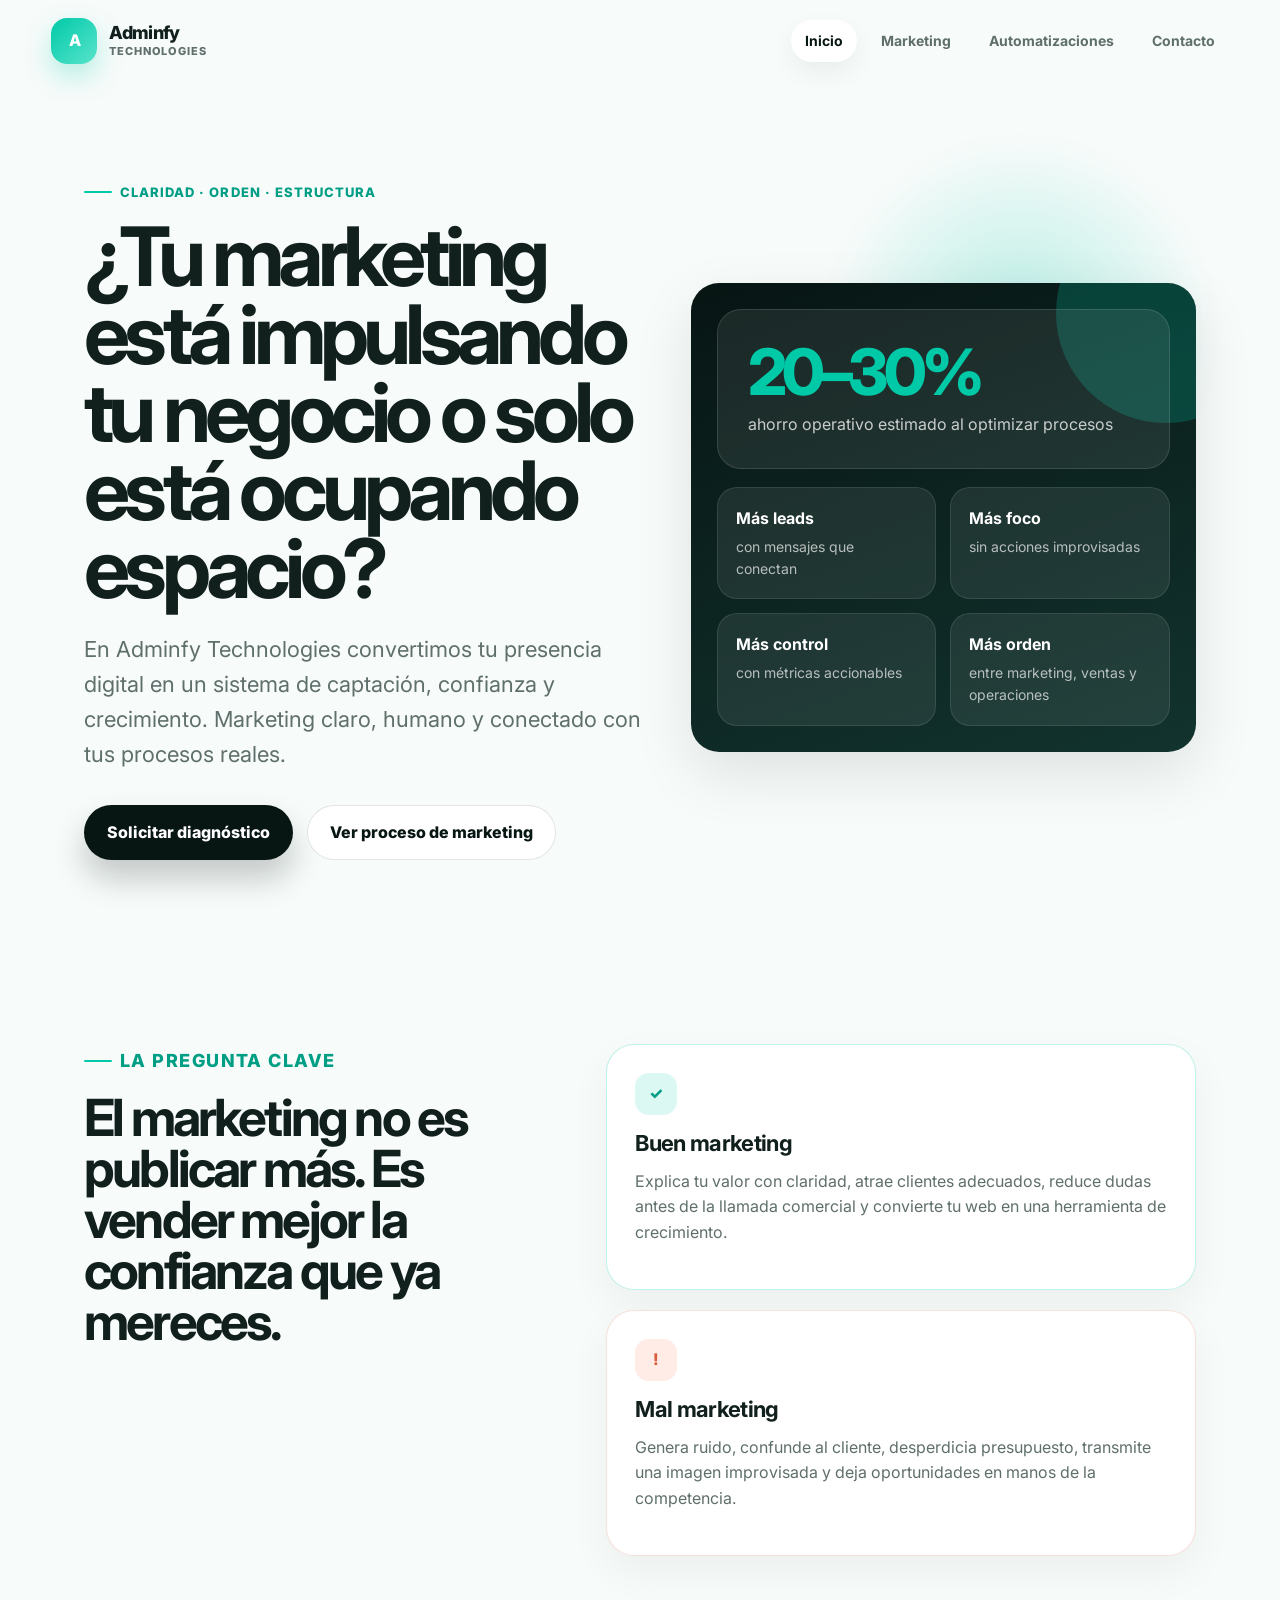
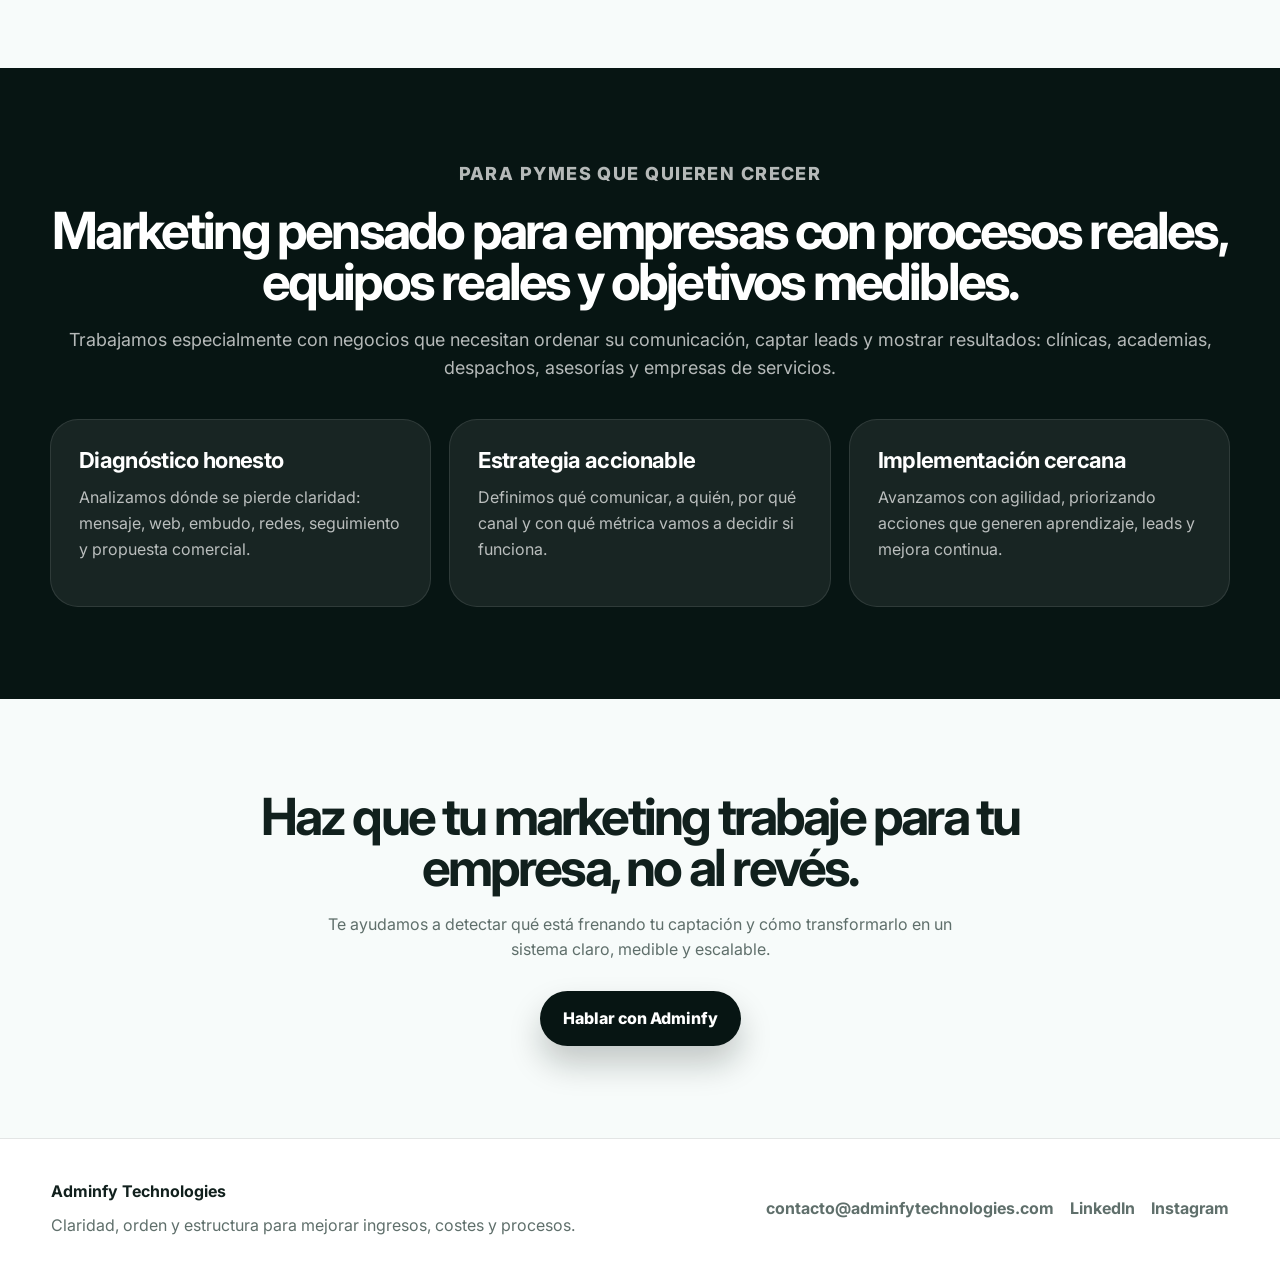
<file: index.html>
<!DOCTYPE html>
<html lang="es">
<head>
  <meta charset="UTF-8" />
  <meta name="viewport" content="width=device-width, initial-scale=1.0" />
  <title>Adminfy Technologies | Marketing, claridad y crecimiento empresarial</title>
  <meta name="description" content="Adminfy Technologies ayuda a pymes en crecimiento a ganar claridad, orden y estructura mediante marketing estratégico, automatizaciones e inteligencia aplicada al negocio." />
  <link rel="preconnect" href="https://fonts.googleapis.com">
  <link rel="preconnect" href="https://fonts.gstatic.com" crossorigin>
  <link href="https://fonts.googleapis.com/css2?family=Inter:wght@400;500;600;700;800&display=swap" rel="stylesheet">
  <link rel="stylesheet" href="css/styles.css" />
</head>
<body>
  <header class="site-header" data-header>
    <a class="brand" href="index.html" aria-label="Inicio Adminfy Technologies">
      <span class="brand-mark">A</span>
      <span class="brand-text">Adminfy<br><small>Technologies</small></span>
    </a>
    <button class="nav-toggle" data-nav-toggle aria-label="Abrir menú">☰</button>
    <nav class="main-nav" data-nav>
      <a href="index.html" class="active">Inicio</a>
      <a href="marketing.html">Marketing</a>
      <a href="automatizaciones.html">Automatizaciones</a>
      <a href="contacto.html">Contacto</a>
    </nav>
  </header>

  <main>
    <section class="hero section-pad">
      <div class="hero-copy reveal">
        <p class="eyebrow">Claridad · Orden · Estructura</p>
        <h1>¿Tu marketing está impulsando tu negocio o solo está ocupando espacio?</h1>
        <p class="hero-lead">En Adminfy Technologies convertimos tu presencia digital en un sistema de captación, confianza y crecimiento. Marketing claro, humano y conectado con tus procesos reales.</p>
        <div class="hero-actions">
          <a class="btn btn-primary" href="contacto.html">Solicitar diagnóstico</a>
          <a class="btn btn-secondary" href="marketing.html">Ver proceso de marketing</a>
        </div>
      </div>
      <div class="hero-panel reveal" aria-label="Resumen de impacto">
        <div class="metric-card main-metric">
          <span class="metric-number">20–30%</span>
          <span class="metric-label">ahorro operativo estimado al optimizar procesos</span>
        </div>
        <div class="mini-grid">
          <div><strong>Más leads</strong><span>con mensajes que conectan</span></div>
          <div><strong>Más foco</strong><span>sin acciones improvisadas</span></div>
          <div><strong>Más control</strong><span>con métricas accionables</span></div>
          <div><strong>Más orden</strong><span>entre marketing, ventas y operaciones</span></div>
        </div>
      </div>
    </section>

    <section class="section-pad split-section">
      <div class="section-heading reveal">
        <p class="eyebrow">La pregunta clave</p>
        <h2>El marketing no es publicar más. Es vender mejor la confianza que ya mereces.</h2>
      </div>
      <div class="comparison-grid reveal">
        <article class="comparison-card good">
          <span class="card-icon">✓</span>
          <h3>Buen marketing</h3>
          <p>Explica tu valor con claridad, atrae clientes adecuados, reduce dudas antes de la llamada comercial y convierte tu web en una herramienta de crecimiento.</p>
        </article>
        <article class="comparison-card bad">
          <span class="card-icon">!</span>
          <h3>Mal marketing</h3>
          <p>Genera ruido, confunde al cliente, desperdicia presupuesto, transmite una imagen improvisada y deja oportunidades en manos de la competencia.</p>
        </article>
      </div>
    </section>

    <section class="section-pad dark-band">
      <div class="section-heading centered reveal">
        <p class="eyebrow">Para pymes que quieren crecer</p>
        <h2>Marketing pensado para empresas con procesos reales, equipos reales y objetivos medibles.</h2>
        <p>Trabajamos especialmente con negocios que necesitan ordenar su comunicación, captar leads y mostrar resultados: clínicas, academias, despachos, asesorías y empresas de servicios.</p>
      </div>
      <div class="cards-3 reveal">
        <article class="feature-card">
          <h3>Diagnóstico honesto</h3>
          <p>Analizamos dónde se pierde claridad: mensaje, web, embudo, redes, seguimiento y propuesta comercial.</p>
        </article>
        <article class="feature-card">
          <h3>Estrategia accionable</h3>
          <p>Definimos qué comunicar, a quién, por qué canal y con qué métrica vamos a decidir si funciona.</p>
        </article>
        <article class="feature-card">
          <h3>Implementación cercana</h3>
          <p>Avanzamos con agilidad, priorizando acciones que generen aprendizaje, leads y mejora continua.</p>
        </article>
      </div>
    </section>

    <section class="section-pad cta-section reveal">
      <h2>Haz que tu marketing trabaje para tu empresa, no al revés.</h2>
      <p>Te ayudamos a detectar qué está frenando tu captación y cómo transformarlo en un sistema claro, medible y escalable.</p>
      <a class="btn btn-primary" href="contacto.html">Hablar con Adminfy</a>
    </section>
  </main>

  <footer class="site-footer">
    <div>
      <strong>Adminfy Technologies</strong>
      <p>Claridad, orden y estructura para mejorar ingresos, costes y procesos.</p>
    </div>
    <div class="footer-links">
      <a href="mailto:contacto@adminfytechnologies.com">contacto@adminfytechnologies.com</a>
      <a href="https://www.linkedin.com/company/adminfy/" target="_blank" rel="noopener">LinkedIn</a>
      <a href="https://www.instagram.com/adminfytechnologies?igsh=MWVpcm9pZWliNTd4ZA==" target="_blank" rel="noopener">Instagram</a>
    </div>
  </footer>
  <script src="js/main.js"></script>
</body>
</html>
</file>
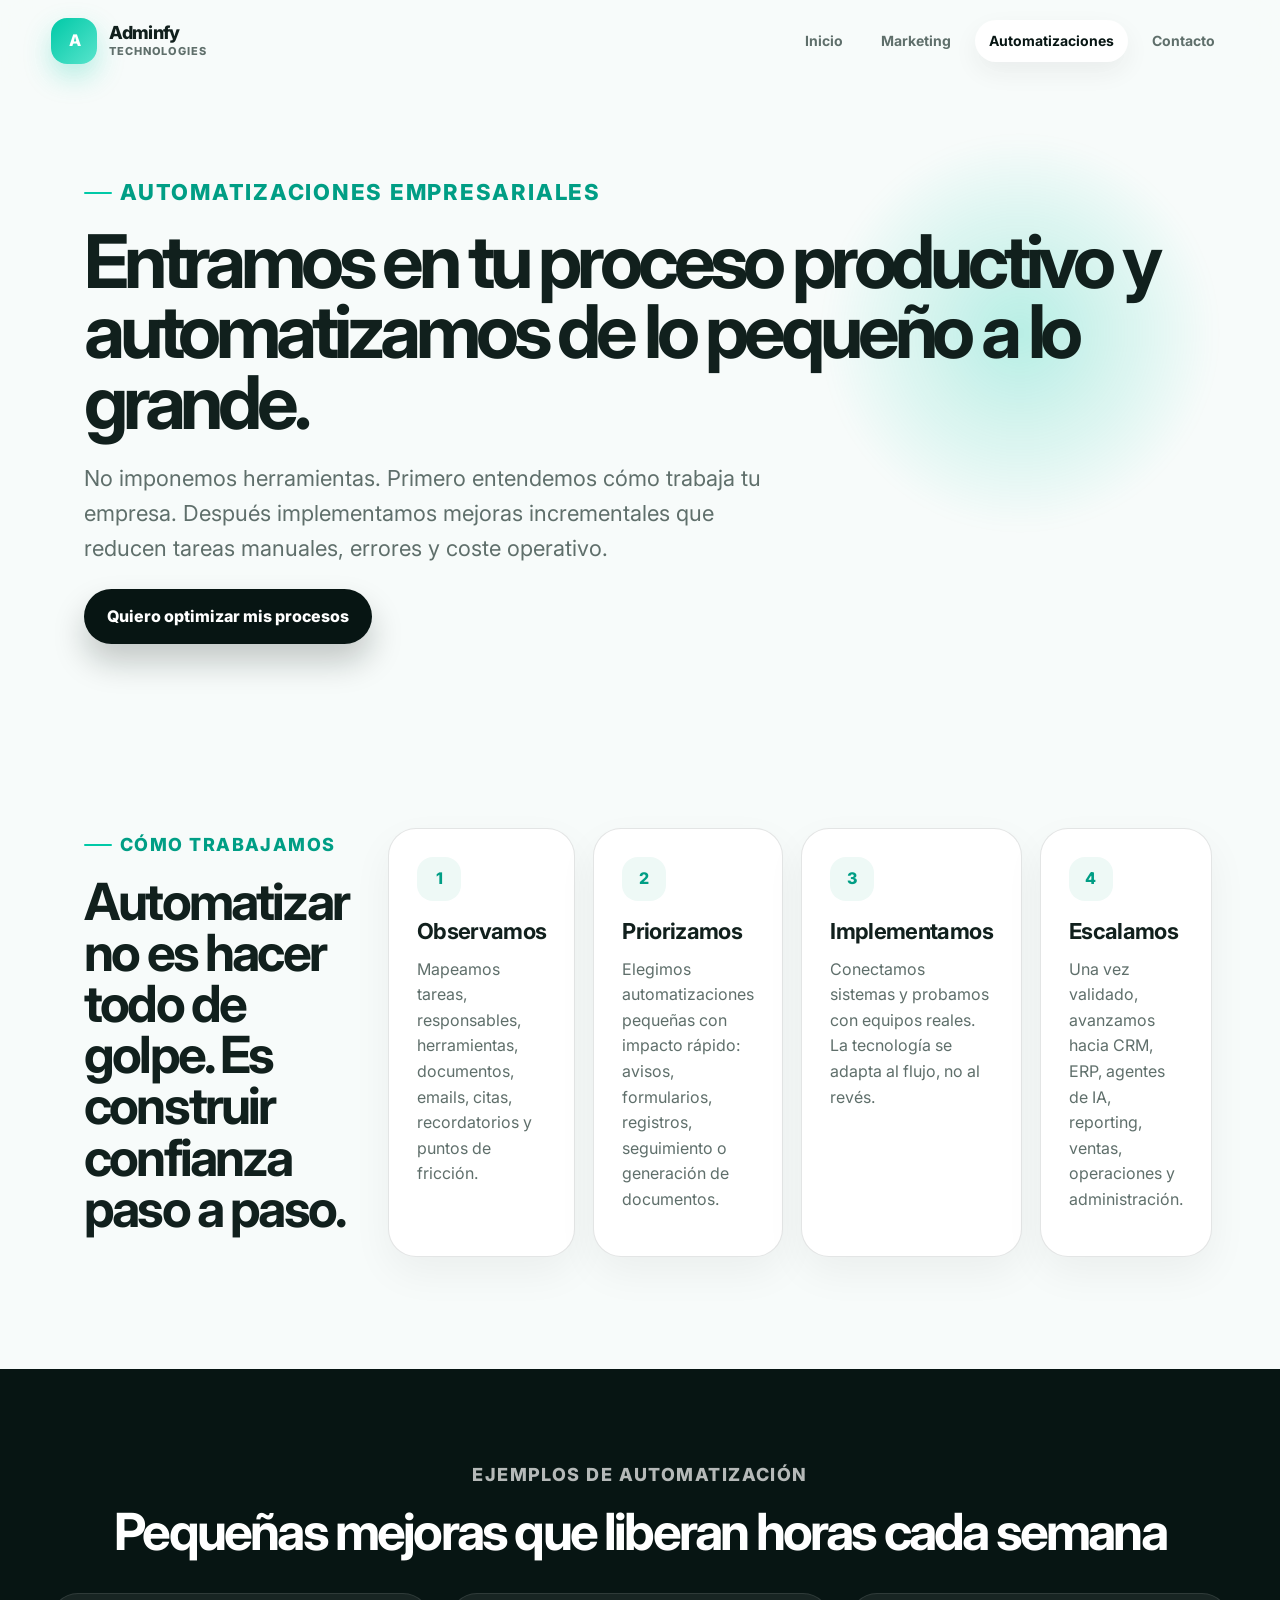
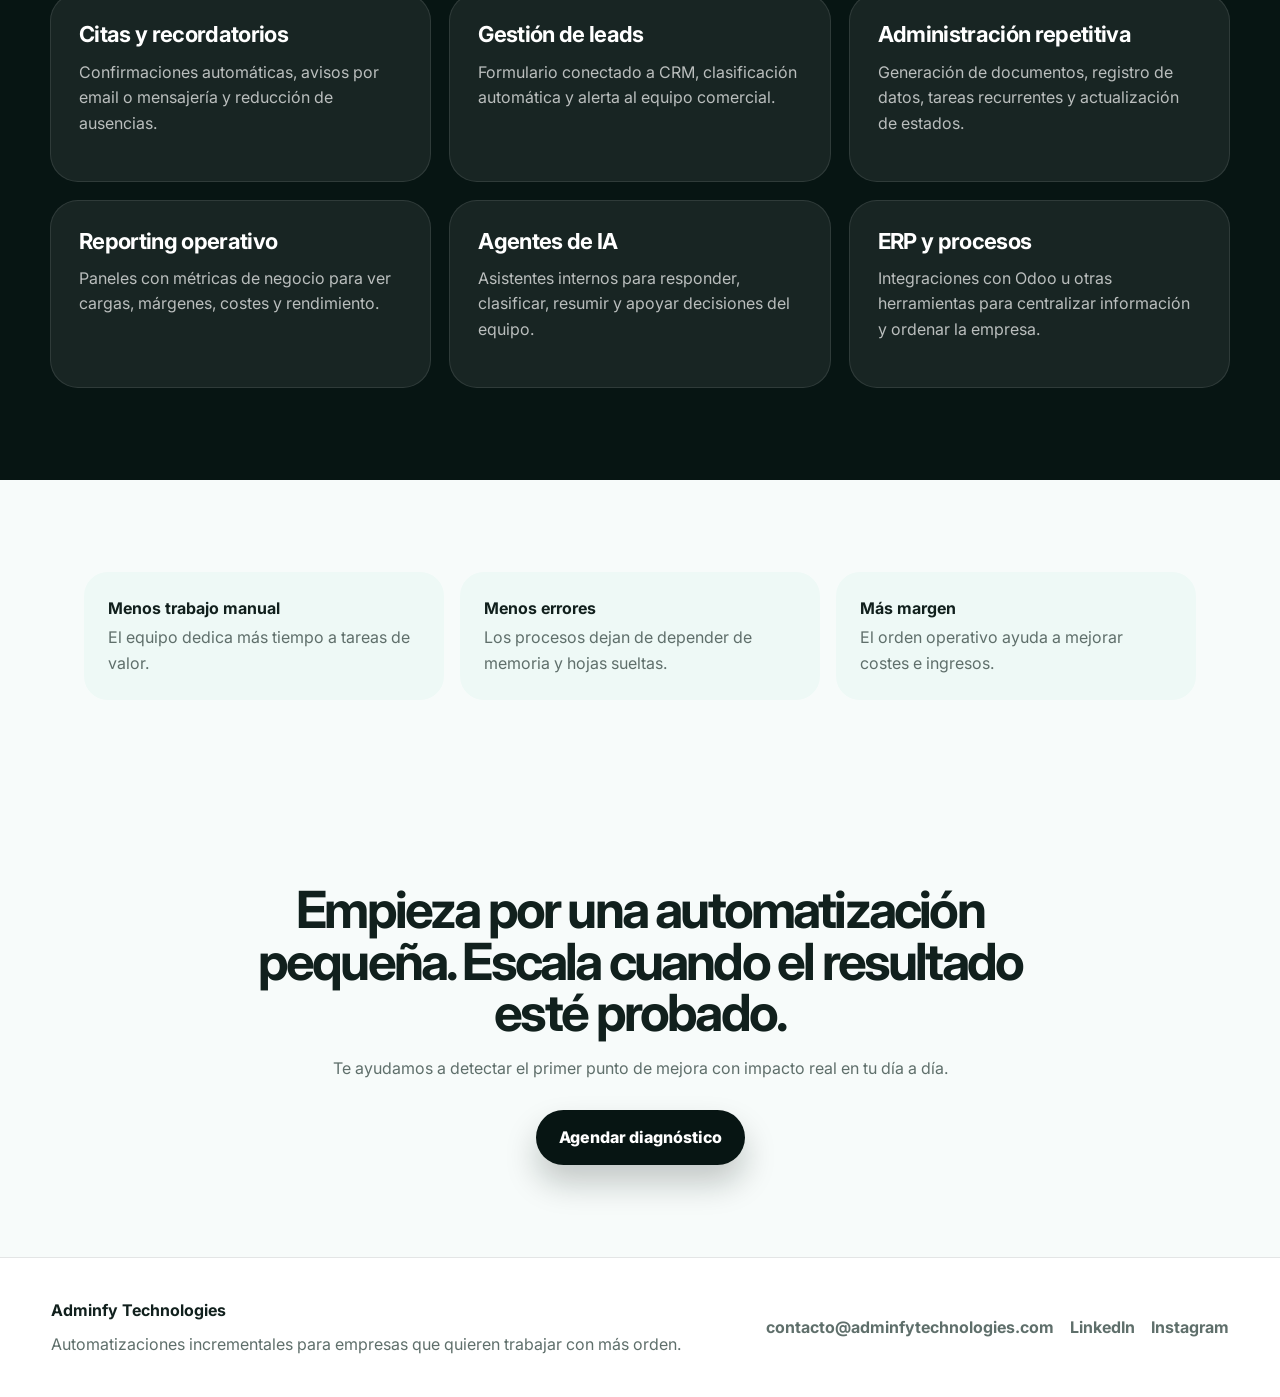
<file: automatizaciones.html>
<!DOCTYPE html>
<html lang="es">
<head>
  <meta charset="UTF-8" />
  <meta name="viewport" content="width=device-width, initial-scale=1.0" />
  <title>Automatizaciones | Adminfy Technologies</title>
  <meta name="description" content="Automatizaciones empresariales de Adminfy Technologies: análisis de procesos, implementación incremental, IA, ERP, CRM y mejora operativa." />
  <link rel="preconnect" href="https://fonts.googleapis.com">
  <link rel="preconnect" href="https://fonts.gstatic.com" crossorigin>
  <link href="https://fonts.googleapis.com/css2?family=Inter:wght@400;500;600;700;800&display=swap" rel="stylesheet">
  <link rel="stylesheet" href="css/styles.css" />
</head>
<body>
  <header class="site-header" data-header>
    <a class="brand" href="index.html"><span class="brand-mark">A</span><span class="brand-text">Adminfy<br><small>Technologies</small></span></a>
    <button class="nav-toggle" data-nav-toggle aria-label="Abrir menú">☰</button>
    <nav class="main-nav" data-nav>
      <a href="index.html">Inicio</a><a href="marketing.html">Marketing</a><a href="automatizaciones.html" class="active">Automatizaciones</a><a href="contacto.html">Contacto</a>
    </nav>
  </header>

  <main>
    <section class="page-hero automation-hero section-pad reveal">
      <p class="eyebrow">Automatizaciones empresariales</p>
      <h1>Entramos en tu proceso productivo y automatizamos de lo pequeño a lo grande.</h1>
      <p>No imponemos herramientas. Primero entendemos cómo trabaja tu empresa. Después implementamos mejoras incrementales que reducen tareas manuales, errores y coste operativo.</p>
      <a class="btn btn-primary" href="contacto.html">Quiero optimizar mis procesos</a>
    </section>

    <section class="section-pad split-section">
      <div class="section-heading reveal">
        <p class="eyebrow">Cómo trabajamos</p>
        <h2>Automatizar no es hacer todo de golpe. Es construir confianza paso a paso.</h2>
      </div>
      <div class="incremental-grid reveal">
        <article><span>1</span><h3>Observamos</h3><p>Mapeamos tareas, responsables, herramientas, documentos, emails, citas, recordatorios y puntos de fricción.</p></article>
        <article><span>2</span><h3>Priorizamos</h3><p>Elegimos automatizaciones pequeñas con impacto rápido: avisos, formularios, registros, seguimiento o generación de documentos.</p></article>
        <article><span>3</span><h3>Implementamos</h3><p>Conectamos sistemas y probamos con equipos reales. La tecnología se adapta al flujo, no al revés.</p></article>
        <article><span>4</span><h3>Escalamos</h3><p>Una vez validado, avanzamos hacia CRM, ERP, agentes de IA, reporting, ventas, operaciones y administración.</p></article>
      </div>
    </section>

    <section class="section-pad dark-band">
      <div class="section-heading centered reveal">
        <p class="eyebrow">Ejemplos de automatización</p>
        <h2>Pequeñas mejoras que liberan horas cada semana</h2>
      </div>
      <div class="cards-3 reveal">
        <article class="feature-card"><h3>Citas y recordatorios</h3><p>Confirmaciones automáticas, avisos por email o mensajería y reducción de ausencias.</p></article>
        <article class="feature-card"><h3>Gestión de leads</h3><p>Formulario conectado a CRM, clasificación automática y alerta al equipo comercial.</p></article>
        <article class="feature-card"><h3>Administración repetitiva</h3><p>Generación de documentos, registro de datos, tareas recurrentes y actualización de estados.</p></article>
        <article class="feature-card"><h3>Reporting operativo</h3><p>Paneles con métricas de negocio para ver cargas, márgenes, costes y rendimiento.</p></article>
        <article class="feature-card"><h3>Agentes de IA</h3><p>Asistentes internos para responder, clasificar, resumir y apoyar decisiones del equipo.</p></article>
        <article class="feature-card"><h3>ERP y procesos</h3><p>Integraciones con Odoo u otras herramientas para centralizar información y ordenar la empresa.</p></article>
      </div>
    </section>

    <section class="section-pad result-strip reveal">
      <div><strong>Menos trabajo manual</strong><span>El equipo dedica más tiempo a tareas de valor.</span></div>
      <div><strong>Menos errores</strong><span>Los procesos dejan de depender de memoria y hojas sueltas.</span></div>
      <div><strong>Más margen</strong><span>El orden operativo ayuda a mejorar costes e ingresos.</span></div>
    </section>

    <section class="section-pad cta-section reveal">
      <h2>Empieza por una automatización pequeña. Escala cuando el resultado esté probado.</h2>
      <p>Te ayudamos a detectar el primer punto de mejora con impacto real en tu día a día.</p>
      <a class="btn btn-primary" href="contacto.html">Agendar diagnóstico</a>
    </section>
  </main>

  <footer class="site-footer"><div><strong>Adminfy Technologies</strong><p>Automatizaciones incrementales para empresas que quieren trabajar con más orden.</p></div><div class="footer-links"><a href="mailto:contacto@adminfytechnologies.com">contacto@adminfytechnologies.com</a><a href="https://www.linkedin.com/company/adminfy/" target="_blank" rel="noopener">LinkedIn</a><a href="https://www.instagram.com/adminfytechnologies?igsh=MWVpcm9pZWliNTd4ZA==" target="_blank" rel="noopener">Instagram</a></div></footer>
  <script src="js/main.js"></script>
</body>
</html>
</file>
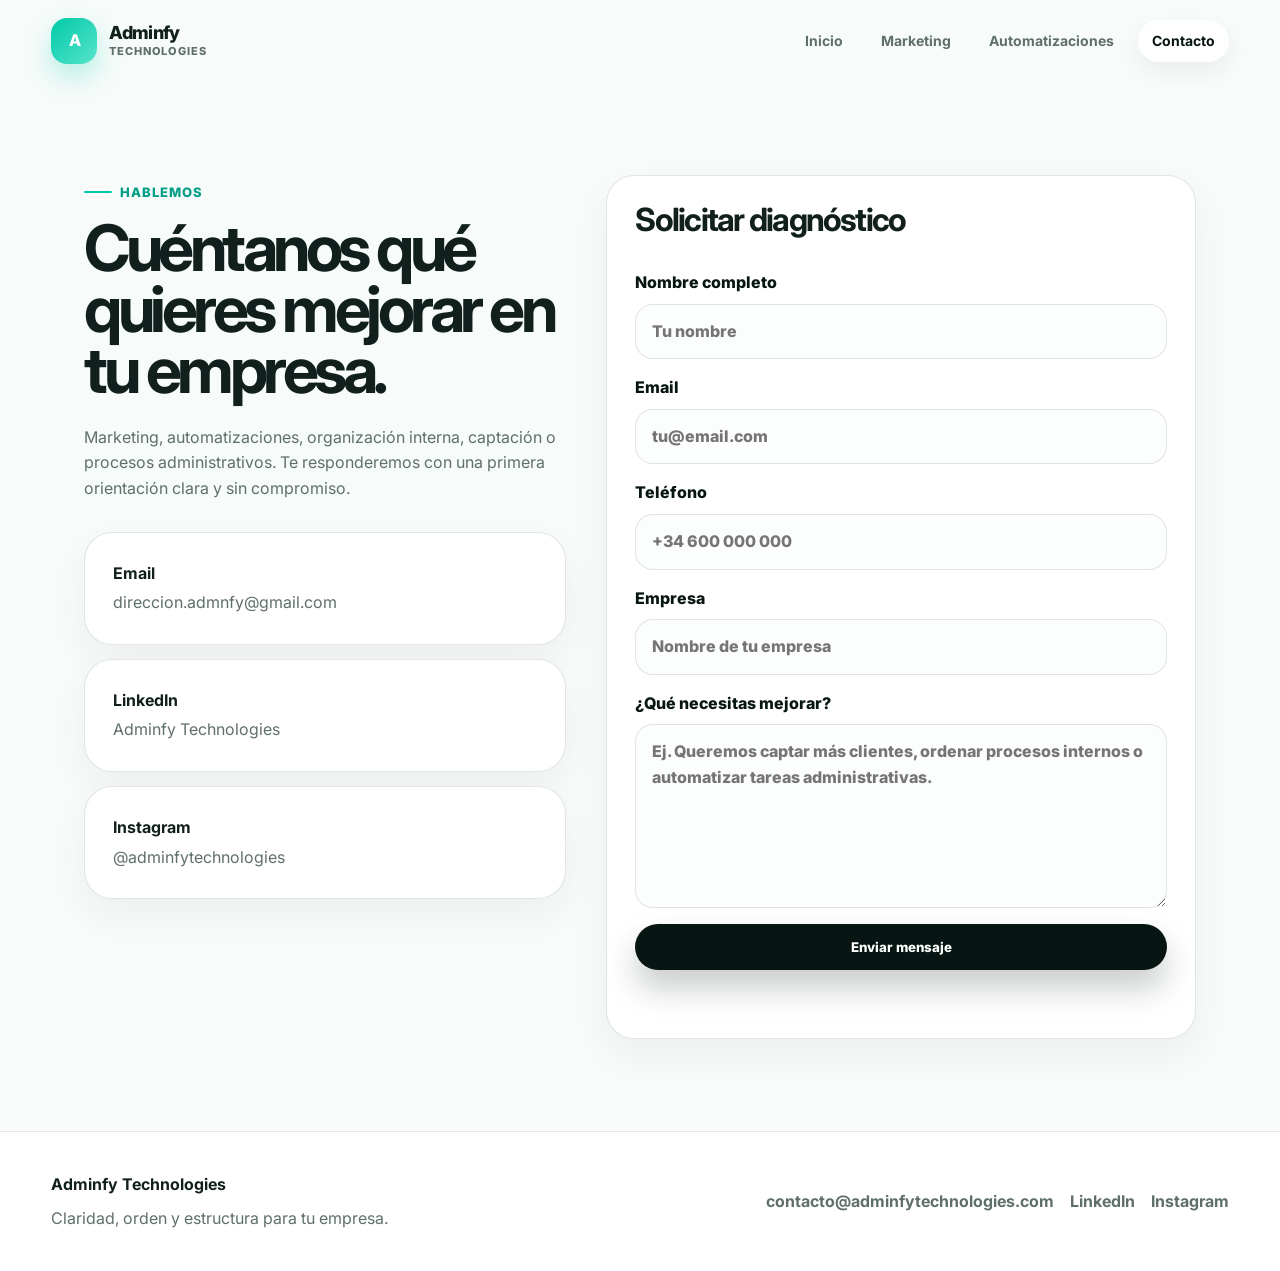
<file: contacto.html>
<!DOCTYPE html>
<html lang="es">
<head>
  <meta charset="UTF-8" />
  <meta name="viewport" content="width=device-width, initial-scale=1.0" />
  <title>Contacto | Adminfy Technologies</title>
  <meta name="description" content="Contacta con Adminfy Technologies para mejorar el marketing, automatizar procesos y ordenar la gestión de tu empresa." />
  <link rel="preconnect" href="https://fonts.googleapis.com">
  <link rel="preconnect" href="https://fonts.gstatic.com" crossorigin>
  <link href="https://fonts.googleapis.com/css2?family=Inter:wght@400;500;600;700;800&display=swap" rel="stylesheet">
  <link rel="stylesheet" href="css/styles.css" />
</head>
<body>
  <header class="site-header" data-header>
    <a class="brand" href="index.html"><span class="brand-mark">A</span><span class="brand-text">Adminfy<br><small>Technologies</small></span></a>
    <button class="nav-toggle" data-nav-toggle aria-label="Abrir menú">☰</button>
    <nav class="main-nav" data-nav>
      <a href="index.html">Inicio</a><a href="marketing.html">Marketing</a><a href="automatizaciones.html">Automatizaciones</a><a href="contacto.html" class="active">Contacto</a>
    </nav>
  </header>

  <main>
    <section class="contact-page section-pad">
      <div class="contact-copy reveal">
        <p class="eyebrow">Hablemos</p>
        <h1>Cuéntanos qué quieres mejorar en tu empresa.</h1>
        <p>Marketing, automatizaciones, organización interna, captación o procesos administrativos. Te responderemos con una primera orientación clara y sin compromiso.</p>
        <div class="contact-cards">
          <a href="mailto:direccion.admnfy@gmail.com"><strong>Email</strong><span>direccion.admnfy@gmail.com</span></a>
          <a href="https://www.linkedin.com/company/adminfy/" target="_blank" rel="noopener"><strong>LinkedIn</strong><span>Adminfy Technologies</span></a>
          <a href="https://www.instagram.com/adminfy.es?igsh=MW53bWI3c3pwMzU3aw==" target="_blank" rel="noopener"><strong>Instagram</strong><span>@adminfytechnologies</span></a>
        </div>
      </div>

      <form class="contact-form reveal" id="formContacto" data-n8n-webhook>
        <h2>Solicitar diagnóstico</h2>
        <label>Nombre completo<input type="text" name="name" placeholder="Tu nombre" required></label>
        <label>Email<input type="email" name="email" placeholder="tu@email.com" required></label>
        <label>Teléfono<input type="tel" name="phone" placeholder="+34 600 000 000" required></label>
        <label>Empresa<input type="text" name="company" placeholder="Nombre de tu empresa"></label>
        <label>¿Qué necesitas mejorar?<textarea name="message" rows="6" placeholder="Ej. Queremos captar más clientes, ordenar procesos internos o automatizar tareas administrativas." required></textarea></label>
        <button class="btn btn-primary" type="submit">Enviar mensaje</button>
        <p class="form-status" data-form-status></p>
      </form>
    </section>
  </main>

  <footer class="site-footer"><div><strong>Adminfy Technologies</strong><p>Claridad, orden y estructura para tu empresa.</p></div><div class="footer-links"><a href="mailto:contacto@adminfytechnologies.com">contacto@adminfytechnologies.com</a><a href="https://www.linkedin.com/company/adminfy/" target="_blank" rel="noopener">LinkedIn</a><a href="https://www.instagram.com/adminfytechnologies?igsh=MWVpcm9pZWliNTd4ZA==" target="_blank" rel="noopener">Instagram</a></div></footer>
  <script src="js/main.js"></script>
</body>
</html>
</file>
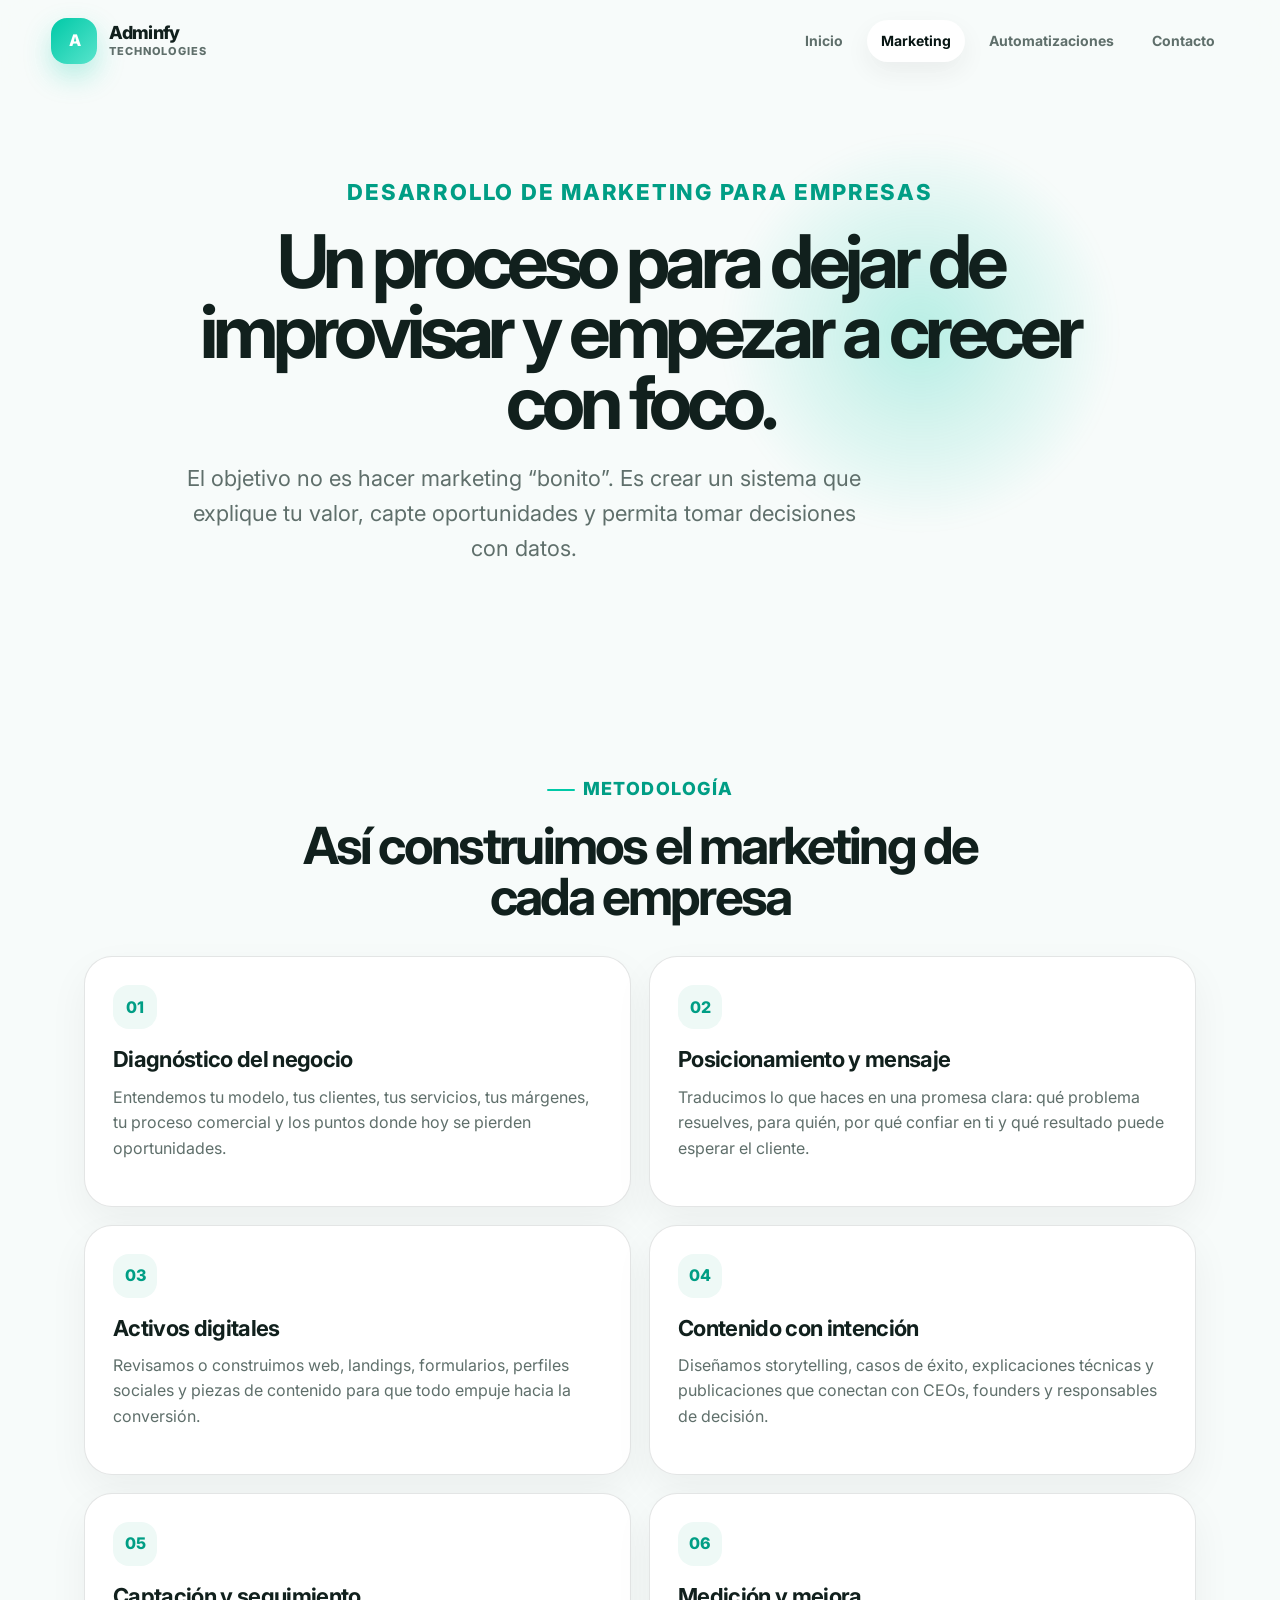
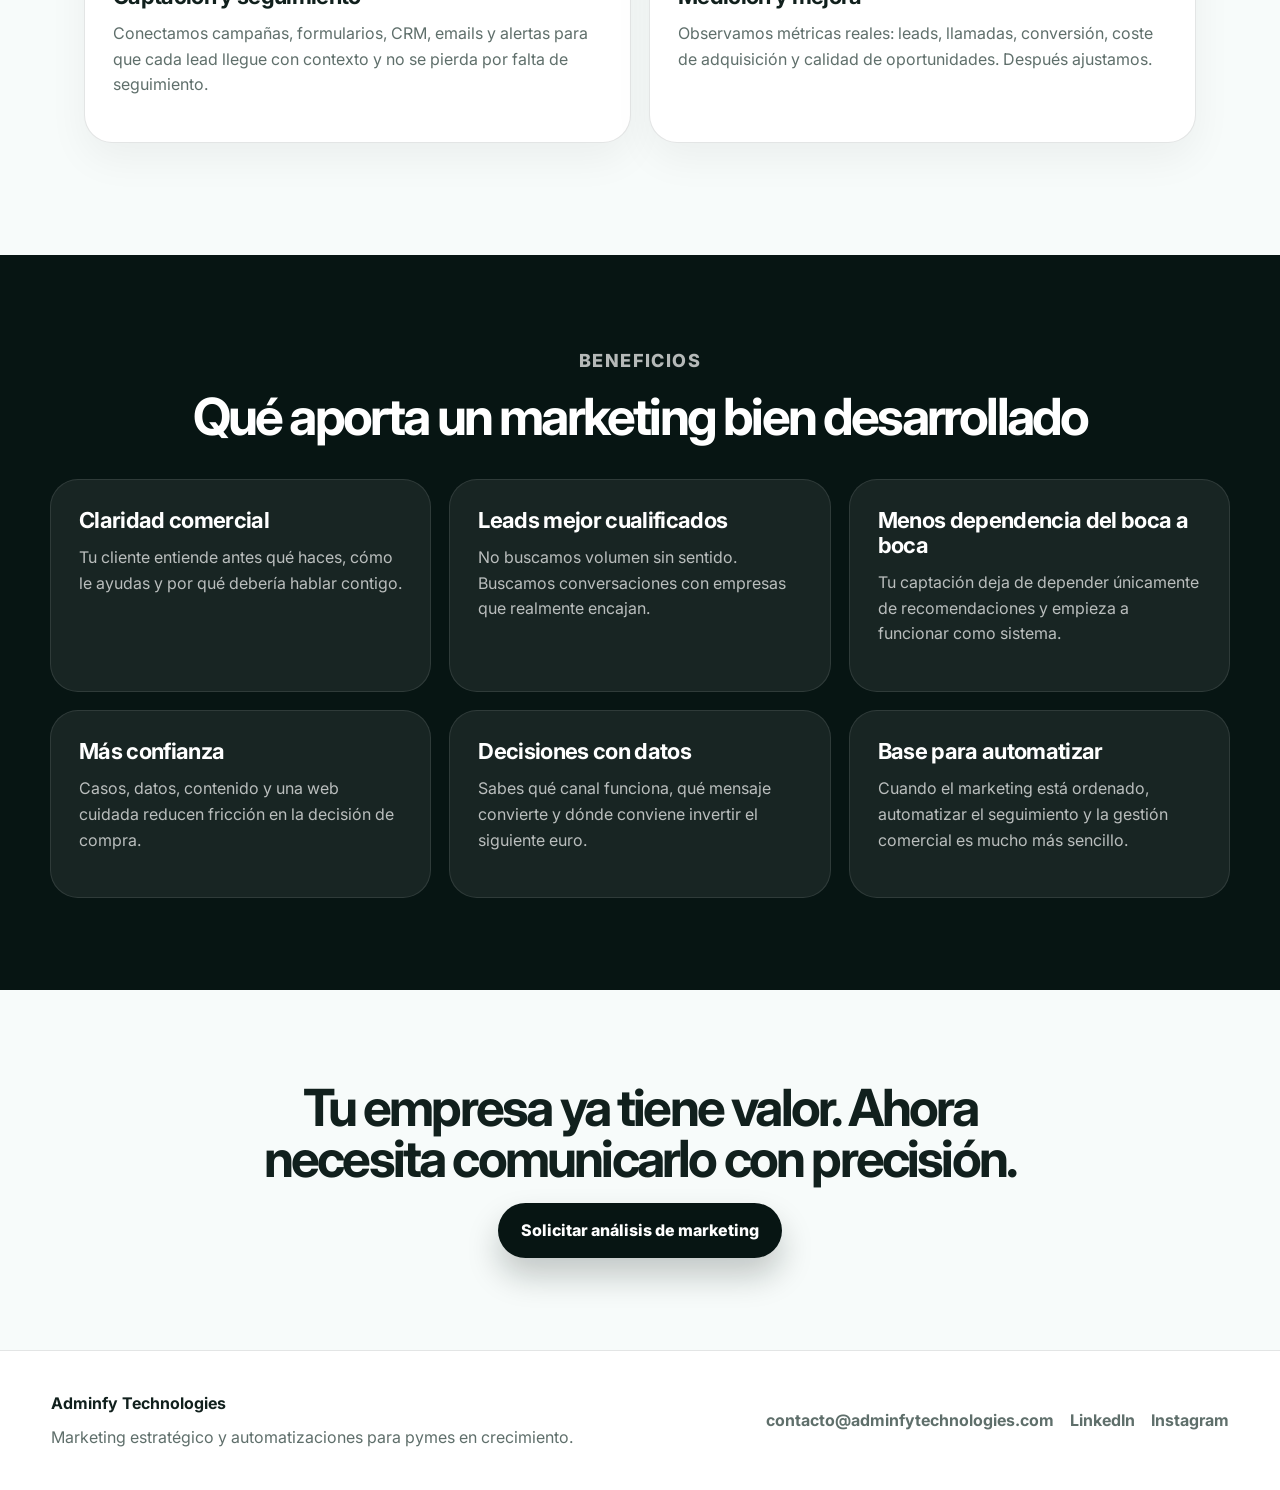
<file: marketing.html>
<!DOCTYPE html>
<html lang="es">
<head>
  <meta charset="UTF-8" />
  <meta name="viewport" content="width=device-width, initial-scale=1.0" />
  <title>Proceso de Marketing | Adminfy Technologies</title>
  <meta name="description" content="Proceso de desarrollo de marketing de Adminfy Technologies para empresas: diagnóstico, estrategia, contenido, captación, automatización y optimización." />
  <link rel="preconnect" href="https://fonts.googleapis.com">
  <link rel="preconnect" href="https://fonts.gstatic.com" crossorigin>
  <link href="https://fonts.googleapis.com/css2?family=Inter:wght@400;500;600;700;800&display=swap" rel="stylesheet">
  <link rel="stylesheet" href="css/styles.css" />
</head>
<body>
  <header class="site-header" data-header>
    <a class="brand" href="index.html"><span class="brand-mark">A</span><span class="brand-text">Adminfy<br><small>Technologies</small></span></a>
    <button class="nav-toggle" data-nav-toggle aria-label="Abrir menú">☰</button>
    <nav class="main-nav" data-nav>
      <a href="index.html">Inicio</a><a href="marketing.html" class="active">Marketing</a><a href="automatizaciones.html">Automatizaciones</a><a href="contacto.html">Contacto</a>
    </nav>
  </header>

  <main>
    <section class="page-hero section-pad reveal">
      <p class="eyebrow">Desarrollo de marketing para empresas</p>
      <h1>Un proceso para dejar de improvisar y empezar a crecer con foco.</h1>
      <p>El objetivo no es hacer marketing “bonito”. Es crear un sistema que explique tu valor, capte oportunidades y permita tomar decisiones con datos.</p>
    </section>

    <section class="section-pad process-section">
      <div class="section-heading reveal">
        <p class="eyebrow">Metodología</p>
        <h2>Así construimos el marketing de cada empresa</h2>
      </div>
      <div class="timeline reveal">
        <article><span>01</span><h3>Diagnóstico del negocio</h3><p>Entendemos tu modelo, tus clientes, tus servicios, tus márgenes, tu proceso comercial y los puntos donde hoy se pierden oportunidades.</p></article>
        <article><span>02</span><h3>Posicionamiento y mensaje</h3><p>Traducimos lo que haces en una promesa clara: qué problema resuelves, para quién, por qué confiar en ti y qué resultado puede esperar el cliente.</p></article>
        <article><span>03</span><h3>Activos digitales</h3><p>Revisamos o construimos web, landings, formularios, perfiles sociales y piezas de contenido para que todo empuje hacia la conversión.</p></article>
        <article><span>04</span><h3>Contenido con intención</h3><p>Diseñamos storytelling, casos de éxito, explicaciones técnicas y publicaciones que conectan con CEOs, founders y responsables de decisión.</p></article>
        <article><span>05</span><h3>Captación y seguimiento</h3><p>Conectamos campañas, formularios, CRM, emails y alertas para que cada lead llegue con contexto y no se pierda por falta de seguimiento.</p></article>
        <article><span>06</span><h3>Medición y mejora</h3><p>Observamos métricas reales: leads, llamadas, conversión, coste de adquisición y calidad de oportunidades. Después ajustamos.</p></article>
      </div>
    </section>

    <section class="section-pad benefits-section dark-band">
      <div class="section-heading centered reveal">
        <p class="eyebrow">Beneficios</p>
        <h2>Qué aporta un marketing bien desarrollado</h2>
      </div>
      <div class="cards-3 reveal">
        <article class="feature-card"><h3>Claridad comercial</h3><p>Tu cliente entiende antes qué haces, cómo le ayudas y por qué debería hablar contigo.</p></article>
        <article class="feature-card"><h3>Leads mejor cualificados</h3><p>No buscamos volumen sin sentido. Buscamos conversaciones con empresas que realmente encajan.</p></article>
        <article class="feature-card"><h3>Menos dependencia del boca a boca</h3><p>Tu captación deja de depender únicamente de recomendaciones y empieza a funcionar como sistema.</p></article>
        <article class="feature-card"><h3>Más confianza</h3><p>Casos, datos, contenido y una web cuidada reducen fricción en la decisión de compra.</p></article>
        <article class="feature-card"><h3>Decisiones con datos</h3><p>Sabes qué canal funciona, qué mensaje convierte y dónde conviene invertir el siguiente euro.</p></article>
        <article class="feature-card"><h3>Base para automatizar</h3><p>Cuando el marketing está ordenado, automatizar el seguimiento y la gestión comercial es mucho más sencillo.</p></article>
      </div>
    </section>

    <section class="section-pad cta-section reveal">
      <h2>Tu empresa ya tiene valor. Ahora necesita comunicarlo con precisión.</h2>
      <a class="btn btn-primary" href="contacto.html">Solicitar análisis de marketing</a>
    </section>
  </main>

  <footer class="site-footer"><div><strong>Adminfy Technologies</strong><p>Marketing estratégico y automatizaciones para pymes en crecimiento.</p></div><div class="footer-links"><a href="mailto:contacto@adminfytechnologies.com">contacto@adminfytechnologies.com</a><a href="https://www.linkedin.com/company/adminfy/" target="_blank" rel="noopener">LinkedIn</a><a href="https://www.instagram.com/adminfytechnologies?igsh=MWVpcm9pZWliNTd4ZA==" target="_blank" rel="noopener">Instagram</a></div></footer>
  <script src="js/main.js"></script>
</body>
</html>
</file>
<file: css/styles.css>
:root{
  --bg:#f7fbfa;
  --surface:#ffffff;
  --surface-2:#eef9f6;
  --text:#11201d;
  --muted:#5f6f6b;
  --primary:#00c9a7;
  --primary-dark:#009e85;
  --ink:#071513;
  --border:rgba(7,21,19,.11);
  --shadow:0 22px 60px rgba(7,21,19,.10);
  --radius:28px;
  --max:1180px;
}
*{box-sizing:border-box}
html{scroll-behavior:smooth}
body{margin:0;font-family:Inter,system-ui,-apple-system,BlinkMacSystemFont,"Segoe UI",sans-serif;background:var(--bg);color:var(--text);line-height:1.6}
a{color:inherit;text-decoration:none}
img{max-width:100%;display:block}
.site-header{position:sticky;top:0;z-index:50;display:flex;align-items:center;justify-content:space-between;gap:24px;padding:18px clamp(18px,4vw,54px);background:rgba(247,251,250,.84);backdrop-filter:blur(18px);border-bottom:1px solid transparent;transition:.25s ease}
.site-header.is-scrolled{border-color:var(--border);box-shadow:0 12px 40px rgba(7,21,19,.06)}
.brand{display:flex;align-items:center;gap:12px;font-weight:800;letter-spacing:-.04em}
.brand-mark{width:46px;height:46px;border-radius:16px;background:linear-gradient(135deg,var(--primary),#58e4cc);display:grid;place-items:center;color:white;box-shadow:0 12px 28px rgba(0,201,167,.28)}
.brand-text{line-height:.9;font-size:18px}.brand-text small{font-size:11px;letter-spacing:.08em;text-transform:uppercase;color:var(--muted)}
.main-nav{display:flex;align-items:center;gap:10px}.main-nav a{padding:10px 14px;border-radius:999px;color:var(--muted);font-weight:700;font-size:14px}.main-nav a:hover,.main-nav a.active{background:var(--surface);color:var(--ink);box-shadow:0 10px 26px rgba(7,21,19,.06)}
.nav-toggle{display:none;border:0;background:var(--surface);border-radius:14px;padding:10px 13px;font-size:22px;box-shadow:0 8px 24px rgba(7,21,19,.08)}
.section-pad{max-width:var(--max);margin:0 auto;padding:92px clamp(18px,4vw,34px)}
.hero{min-height:calc(100vh - 84px);display:grid;grid-template-columns:1.05fr .95fr;align-items:center;gap:48px;position:relative}
.hero:before,.page-hero:before{content:"";position:absolute;inset:40px 0 auto auto;width:420px;height:420px;background:radial-gradient(circle,rgba(0,201,167,.26),transparent 66%);filter:blur(8px);z-index:-1}
.eyebrow{display:inline-flex;align-items:center;gap:8px;margin:0 0 16px;color:var(--primary-dark);font-weight:800;letter-spacing:.08em;text-transform:uppercase;font-size:13px}.eyebrow:before{content:"";width:28px;height:2px;background:var(--primary);border-radius:99px}
h1,h2,h3,p{margin-top:0}h1{font-size:clamp(42px,7vw,82px);line-height:.95;letter-spacing:-.07em;margin-bottom:24px}h2{font-size:clamp(30px,4vw,54px);line-height:1;letter-spacing:-.055em;margin-bottom:18px}h3{font-size:22px;line-height:1.15;letter-spacing:-.03em;margin-bottom:12px}p{color:var(--muted)}
.hero-lead,.page-hero p{font-size:clamp(18px,2vw,22px);max-width:680px}.hero-actions{display:flex;gap:14px;flex-wrap:wrap;margin-top:32px}.btn{display:inline-flex;align-items:center;justify-content:center;border-radius:999px;padding:14px 22px;font-weight:800;border:1px solid transparent;transition:.2s ease;cursor:pointer;font-family:inherit}.btn:hover{transform:translateY(-2px)}.btn-primary{background:var(--ink);color:white;box-shadow:0 18px 32px rgba(7,21,19,.22)}.btn-secondary{background:var(--surface);border-color:var(--border);color:var(--ink)}
.hero-panel{background:linear-gradient(160deg,var(--ink),#12332e);border-radius:var(--radius);padding:26px;color:white;box-shadow:var(--shadow);overflow:hidden;position:relative}.hero-panel:after{content:"";position:absolute;right:-80px;top:-80px;width:220px;height:220px;border-radius:50%;background:rgba(0,201,167,.22)}.metric-card{position:relative;z-index:1;background:rgba(255,255,255,.08);border:1px solid rgba(255,255,255,.12);border-radius:24px;padding:30px;margin-bottom:18px}.metric-number{display:block;font-size:64px;line-height:1;font-weight:800;letter-spacing:-.07em;color:var(--primary)}.metric-label{display:block;color:rgba(255,255,255,.76);margin-top:8px}.mini-grid{display:grid;grid-template-columns:1fr 1fr;gap:14px;position:relative;z-index:1}.mini-grid div{background:rgba(255,255,255,.08);border:1px solid rgba(255,255,255,.10);border-radius:20px;padding:18px}.mini-grid strong{display:block}.mini-grid span{display:block;color:rgba(255,255,255,.68);font-size:14px;margin-top:4px}
.split-section{display:grid;grid-template-columns:.9fr 1.1fr;gap:40px;align-items:start}.section-heading p{font-size:18px}.comparison-grid{display:grid;gap:20px}.comparison-card,.feature-card,.timeline article,.incremental-grid article,.contact-form,.contact-cards a{background:var(--surface);border:1px solid var(--border);border-radius:var(--radius);padding:28px;box-shadow:0 16px 40px rgba(7,21,19,.05)}.card-icon{width:42px;height:42px;border-radius:14px;display:grid;place-items:center;margin-bottom:16px;font-weight:800}.good .card-icon{background:rgba(0,201,167,.14);color:var(--primary-dark)}.bad .card-icon{background:rgba(255,120,89,.14);color:#d85c3b}.comparison-card.good{border-color:rgba(0,201,167,.25)}.comparison-card.bad{border-color:rgba(216,92,59,.18)}
.dark-band{max-width:none;background:var(--ink);color:white;margin-top:20px}.dark-band>.section-heading,.dark-band>.cards-3{max-width:var(--max);margin-left:auto;margin-right:auto}.dark-band p{color:rgba(255,255,255,.70)}.centered{text-align:center;max-width:860px}.centered .eyebrow{justify-content:center}.centered .eyebrow:before{display:none}.cards-3{display:grid;grid-template-columns:repeat(3,1fr);gap:18px;margin-top:36px}.dark-band .feature-card{background:rgba(255,255,255,.07);border-color:rgba(255,255,255,.10);box-shadow:none}.feature-card h3{color:inherit}
.cta-section{text-align:center}.cta-section h2{max-width:850px;margin-left:auto;margin-right:auto}.cta-section p{max-width:680px;margin-left:auto;margin-right:auto;margin-bottom:28px}.page-hero{position:relative;text-align:center;max-width:980px}.page-hero .eyebrow{justify-content:center}.page-hero .eyebrow:before{display:none}.page-hero h1{font-size:clamp(38px,6vw,74px)}
.timeline{display:grid;grid-template-columns:repeat(2,1fr);gap:18px}.timeline article span,.incremental-grid article span{display:grid;place-items:center;width:44px;height:44px;border-radius:16px;background:var(--surface-2);color:var(--primary-dark);font-weight:800;margin-bottom:18px}.process-section .section-heading{text-align:center;max-width:780px;margin:0 auto 34px}.incremental-grid{display:grid;grid-template-columns:repeat(4,1fr);gap:18px}.automation-hero{text-align:left;max-width:var(--max)}.automation-hero .eyebrow{justify-content:flex-start}.automation-hero .eyebrow:before{display:block}.result-strip{display:grid;grid-template-columns:repeat(3,1fr);gap:16px}.result-strip div{background:var(--surface-2);border-radius:24px;padding:24px}.result-strip strong,.result-strip span{display:block}.result-strip span{color:var(--muted);margin-top:4px}
.contact-page{display:grid;grid-template-columns:.9fr 1.1fr;gap:40px;align-items:start}.contact-copy h1{font-size:clamp(38px,5vw,68px)}.contact-cards{display:grid;gap:14px;margin-top:30px}.contact-cards a{display:block}.contact-cards strong,.contact-cards span{display:block}.contact-cards span{color:var(--muted);margin-top:4px}.contact-form{display:grid;gap:16px}.contact-form h2{font-size:32px}.contact-form label{display:grid;gap:8px;font-weight:800;color:var(--ink)}input,textarea{width:100%;border:1px solid var(--border);border-radius:18px;padding:14px 16px;font:inherit;background:#fbfefd;color:var(--text)}input:focus,textarea:focus{outline:3px solid rgba(0,201,167,.18);border-color:var(--primary)}textarea{resize:vertical}.form-status{min-height:24px;margin:0;font-weight:700}.form-status.ok{color:var(--primary-dark)}.form-status.error{color:#d85c3b}
.site-footer{display:flex;justify-content:space-between;gap:24px;padding:40px clamp(18px,4vw,54px);border-top:1px solid var(--border);background:var(--surface)}.site-footer p{margin:8px 0 0}.footer-links{display:flex;gap:16px;flex-wrap:wrap;align-items:center}.footer-links a{color:var(--muted);font-weight:700}.footer-links a:hover{color:var(--primary-dark)}
.reveal{opacity:0;transform:translateY(18px);transition:opacity .7s ease,transform .7s ease}.reveal.is-visible{opacity:1;transform:none}
@media (max-width:920px){.hero,.split-section,.contact-page{grid-template-columns:1fr}.hero{min-height:auto}.cards-3,.incremental-grid{grid-template-columns:1fr 1fr}.timeline{grid-template-columns:1fr}.site-footer{flex-direction:column}.result-strip{grid-template-columns:1fr}}
@media (max-width:720px){.nav-toggle{display:block}.main-nav{position:absolute;left:18px;right:18px;top:76px;display:none;flex-direction:column;align-items:stretch;background:var(--surface);border:1px solid var(--border);border-radius:22px;padding:12px;box-shadow:var(--shadow)}.main-nav.is-open{display:flex}.main-nav a{text-align:center}.section-pad{padding-top:64px;padding-bottom:64px}h1{font-size:44px}.mini-grid,.cards-3,.incremental-grid{grid-template-columns:1fr}.metric-number{font-size:48px}.hero-actions .btn{width:100%}.site-header{padding:14px 18px}.contact-form{padding:22px}}
</file>
